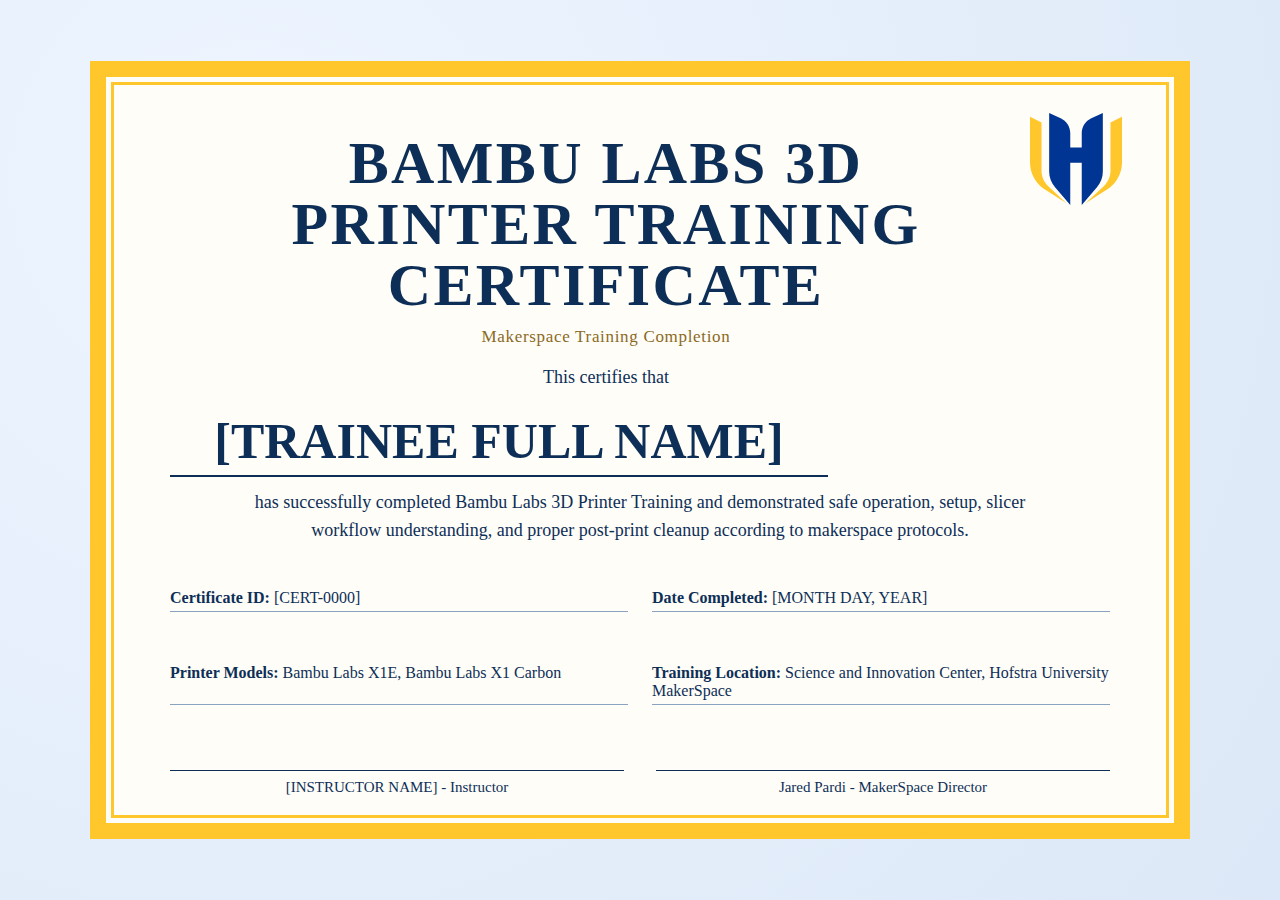
<file: bambu-labs-3d-printer-training-certificate.html>
<!DOCTYPE html>
<html lang="en">
<head>
  <meta charset="UTF-8" />
  <meta name="viewport" content="width=device-width, initial-scale=1.0" />
  <title>Bambu Labs 3D Printer Training Certificate</title>
  <style>
    :root {
      --bg: #dce8f7;
      --ink: #0d2f57;
      --accent: #1f4f8a;
      --border: #FFC72C;
      --gold: #FFC72C;
    }

    * {
      box-sizing: border-box;
    }

    body {
      margin: 0;
      min-height: 100vh;
      display: grid;
      place-items: center;
      background: radial-gradient(circle at 20% 20%, #eef5ff, var(--bg));
      font-family: "Georgia", "Times New Roman", serif;
      color: var(--ink);
      padding: 24px;
      overflow: auto;
    }

    .certificate {
      width: 1100px;
      height: 778px;
      background: #fffdf7;
      border: 16px solid var(--border);
      outline: 3px solid var(--gold);
      outline-offset: -24px;
      padding: 56px 64px;
      display: flex;
      flex-direction: column;
      justify-content: space-between;
      position: relative;
    }

    .org-logo {
      position: absolute;
      top: 36px;
      right: 52px;
      width: 92px;
      height: auto;
      object-fit: contain;
    }

    .certificate-header {
      width: calc(100% - 170px);
      margin: 0 auto;
      transform: translateX(-34px);
    }

    .certifies-line {
      margin-top: 14px;
      margin-bottom: 0;
      font-size: 18px;
    }

    .title {
      text-align: center;
      margin: 0;
      font-size: 60px;
      line-height: 1.02;
      letter-spacing: 0.04em;
      text-transform: uppercase;
      color: var(--ink);
    }

    .subtitle {
      margin-top: 10px;
      text-align: center;
      color: #8b6a1f;
      font-size: 17px;
      letter-spacing: 0.04em;
    }

    .name {
      text-align: center;
      font-size: 50px;
      line-height: 1.04;
      margin: 24px 0 12px;
      border-bottom: 2px solid var(--ink);
      display: inline-block;
      min-width: 70%;
      align-self: center;
      padding: 0 14px 8px;
    }

    .body-text {
      text-align: center;
      max-width: 820px;
      margin: 0 auto;
      line-height: 1.55;
      font-size: 18px;
    }

    .details {
      margin-top: 24px;
      display: grid;
      grid-template-columns: repeat(2, minmax(200px, 1fr));
      gap: 16px 24px;
    }

    .detail {
      border-bottom: 1px solid #8aa3c1;
      padding: 4px 0;
      font-size: 16px;
    }

    .signatures {
      margin-top: 34px;
      display: grid;
      grid-template-columns: repeat(2, minmax(220px, 1fr));
      gap: 32px;
    }

    .line {
      border-top: 1px solid var(--ink);
      padding-top: 8px;
      font-size: 15px;
      text-align: center;
    }


    @media print {
      body {
        background: #fff;
        padding: 0;
      }

      .certificate {
        width: 1100px;
        height: 778px;
        border-width: 12px;
      }
    }
  </style>
</head>
<body>
  <article class="certificate">
    <img class="org-logo" src="assets/logos/hofstra-logo-content.svg" alt="Hofstra logo" />
    <header class="certificate-header">
      <h1 class="title">Bambu Labs 3D Printer Training Certificate</h1>
      <p class="subtitle">Makerspace Training Completion</p>
      <p class="body-text certifies-line">This certifies that</p>
    </header>

    <main>
      <h2 class="name">[TRAINEE FULL NAME]</h2>
      <p class="body-text">
        has successfully completed Bambu Labs 3D Printer Training and demonstrated
        safe operation, setup, slicer workflow understanding, and proper post-print
        cleanup according to makerspace protocols.
      </p>

      <section class="details">
        <p class="detail"><strong>Certificate ID:</strong> [CERT-0000]</p>
        <p class="detail"><strong>Date Completed:</strong> [MONTH DAY, YEAR]</p>
        <p class="detail"><strong>Printer Models:</strong> Bambu Labs X1E, Bambu Labs X1 Carbon</p>
        <p class="detail"><strong>Training Location:</strong> Science and Innovation Center, Hofstra University MakerSpace</p>
      </section>
    </main>

    <footer class="signatures">
      <p class="line">[INSTRUCTOR NAME] - Instructor</p>
      <p class="line">Jared Pardi - MakerSpace Director</p>
    </footer>
  </article>
</body>
</html>
</file>
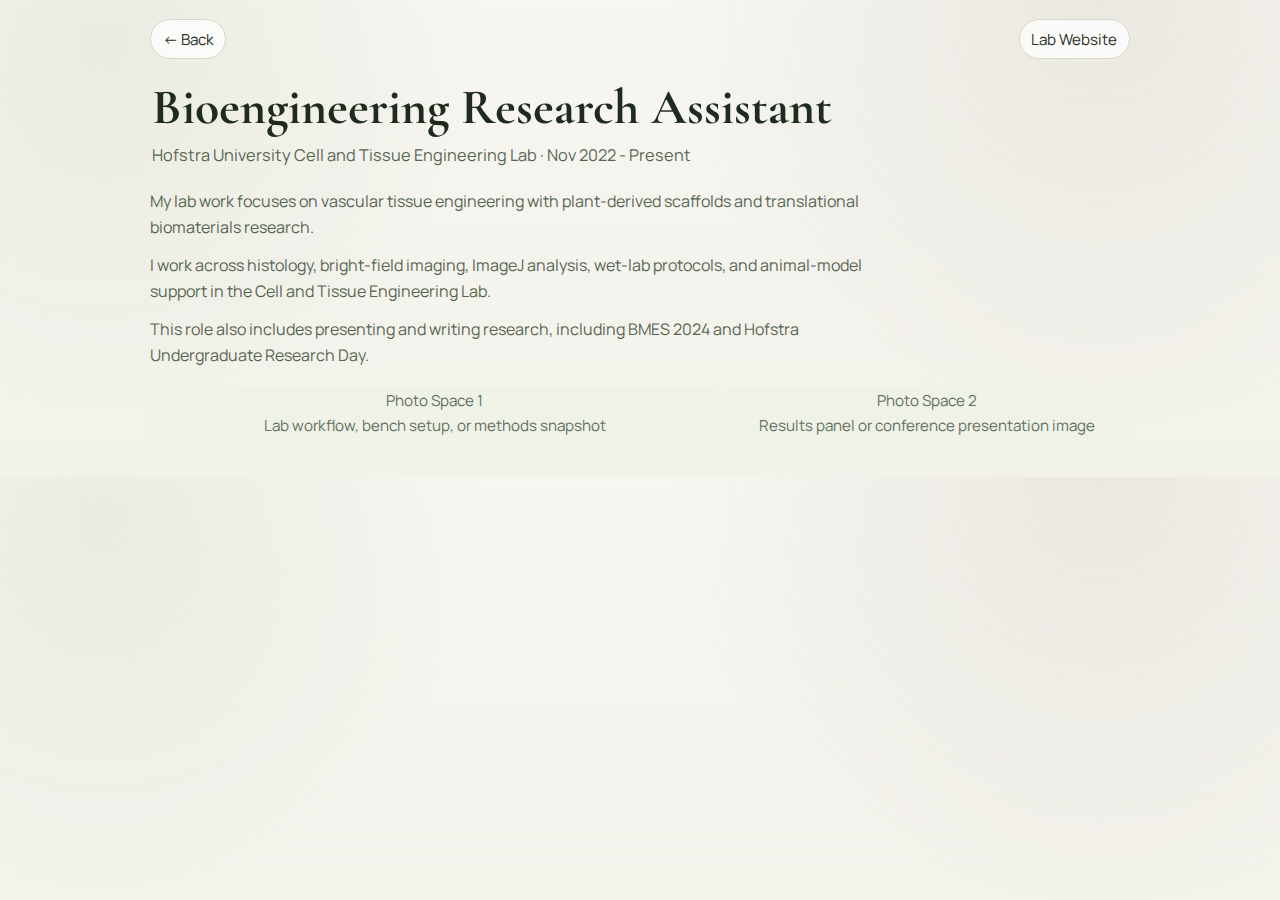
<file: experience/bioengineering-research-assistant.html>
<!doctype html>
<html lang="en">
  <head>
    <meta charset="UTF-8" />
    <meta name="viewport" content="width=device-width, initial-scale=1.0" />
    <title>Bioengineering Research Assistant</title>
    <link rel="preconnect" href="https://fonts.googleapis.com" />
    <link rel="preconnect" href="https://fonts.gstatic.com" crossorigin />
    <link
      href="https://fonts.googleapis.com/css2?family=Cormorant+Garamond:wght@500;600&family=Manrope:wght@400;500;600;700&display=swap"
      rel="stylesheet"
    />
    <link rel="stylesheet" href="experience-pages.css" />
  </head>
  <body>
    <div class="page">
      <header class="top">
        <a href="../index.html#experience" aria-label="Back to website">&larr; Back</a>
        <a href="https://sites.hofstra.edu/nicholas-merna/about-us/" target="_blank" rel="noreferrer">Lab Website</a>
      </header>

      <section class="hero">
        <h1>Bioengineering Research Assistant</h1>
        <p class="meta">Hofstra University Cell and Tissue Engineering Lab · Nov 2022 - Present</p>
      </section>

      <section class="story">
        <p>My lab work focuses on vascular tissue engineering with plant-derived scaffolds and translational biomaterials research.</p>
        <p>I work across histology, bright-field imaging, ImageJ analysis, wet-lab protocols, and animal-model support in the Cell and Tissue Engineering Lab.</p>
        <p>This role also includes presenting and writing research, including BMES 2024 and Hofstra Undergraduate Research Day.</p>
      </section>

      <section class="film-grid">
        <article class="photo-card photo-main">
          <div class="photo-slot">Photo Space 1<br />Lab workflow, bench setup, or methods snapshot</div>
        </article>
        <article class="photo-card photo-side">
          <div class="photo-slot">Photo Space 2<br />Results panel or conference presentation image</div>
        </article>
      </section>
    </div>
  </body>
</html>
</file>
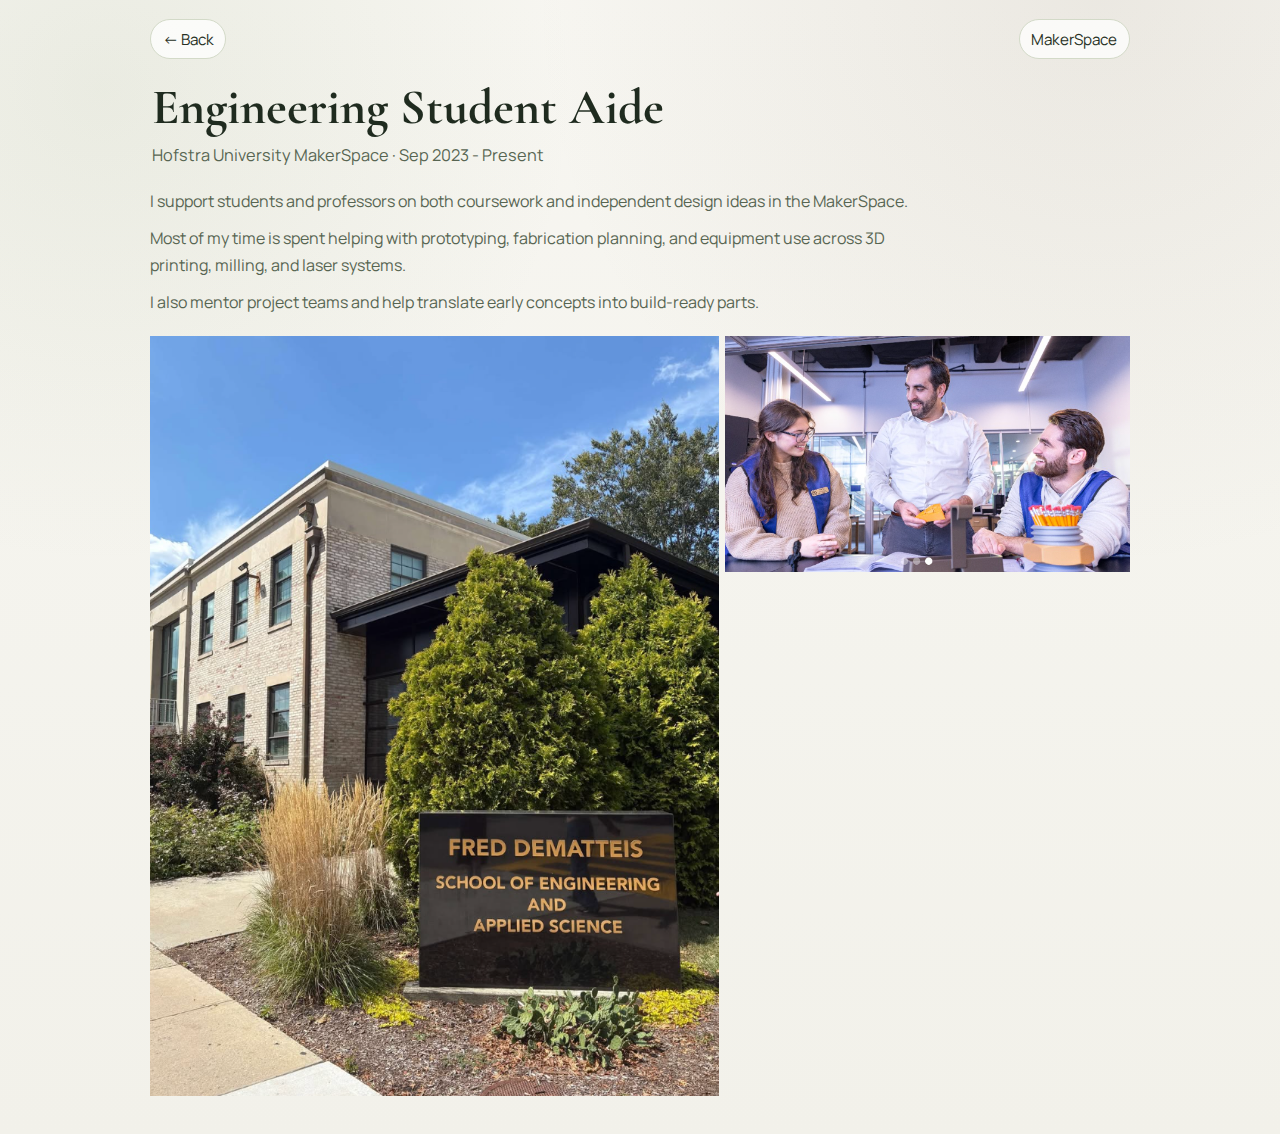
<file: experience/engineering-student-aide.html>
<!doctype html>
<html lang="en">
  <head>
    <meta charset="UTF-8" />
    <meta name="viewport" content="width=device-width, initial-scale=1.0" />
    <title>Engineering Student Aide</title>
    <link rel="preconnect" href="https://fonts.googleapis.com" />
    <link rel="preconnect" href="https://fonts.gstatic.com" crossorigin />
    <link
      href="https://fonts.googleapis.com/css2?family=Cormorant+Garamond:wght@500;600&family=Manrope:wght@400;500;600;700&display=swap"
      rel="stylesheet"
    />
    <link rel="stylesheet" href="experience-pages.css" />
  </head>
  <body>
    <div class="page">
      <header class="top">
        <a href="../index.html#experience" aria-label="Back to website">&larr; Back</a>
        <a href="https://www.hofstra.edu/maker-space/" target="_blank" rel="noreferrer">MakerSpace</a>
      </header>

      <section class="hero">
        <h1>Engineering Student Aide</h1>
        <p class="meta">Hofstra University MakerSpace · Sep 2023 - Present</p>
      </section>

      <section class="story">
        <p>I support students and professors on both coursework and independent design ideas in the MakerSpace.</p>
        <p>Most of my time is spent helping with prototyping, fabrication planning, and equipment use across 3D printing, milling, and laser systems.</p>
        <p>I also mentor project teams and help translate early concepts into build-ready parts.</p>
      </section>

      <section class="film-grid">
        <article class="photo-card photo-main">
          <div class="photo-slot">
            <img src="../Experiences/engg%20dept.png" alt="Engineering department activity photo" />
          </div>
        </article>
        <article class="photo-card photo-side">
          <div class="photo-slot">
            <img src="../Experiences/Makerspace_group.png" alt="MakerSpace group photo" />
          </div>
        </article>
      </section>
    </div>
  </body>
</html>
</file>
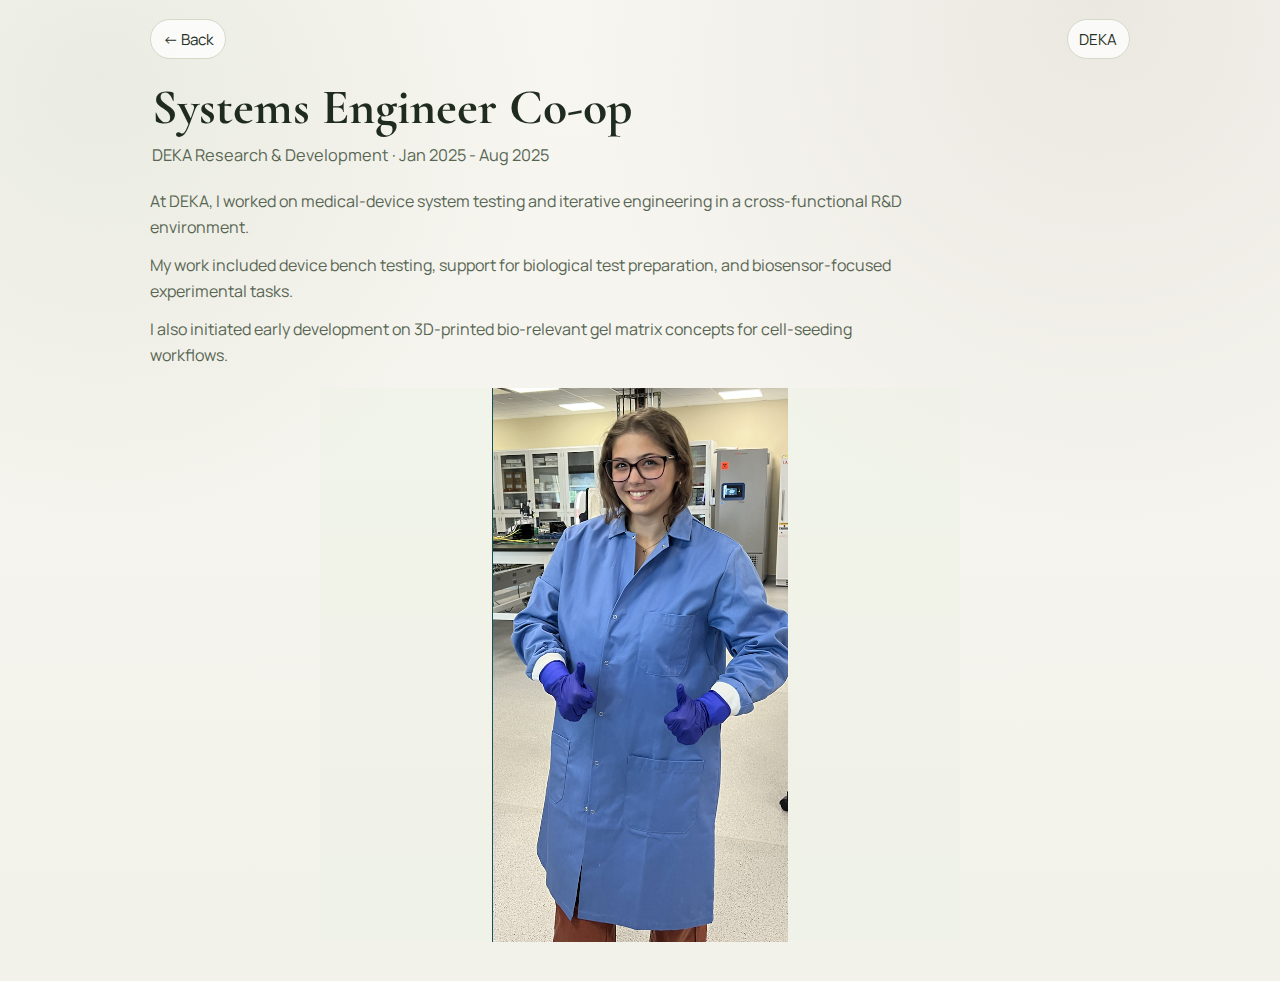
<file: experience/systems-engineer-coop.html>
<!doctype html>
<html lang="en">
  <head>
    <meta charset="UTF-8" />
    <meta name="viewport" content="width=device-width, initial-scale=1.0" />
    <title>Systems Engineer Co-op</title>
    <link rel="preconnect" href="https://fonts.googleapis.com" />
    <link rel="preconnect" href="https://fonts.gstatic.com" crossorigin />
    <link
      href="https://fonts.googleapis.com/css2?family=Cormorant+Garamond:wght@500;600&family=Manrope:wght@400;500;600;700&display=swap"
      rel="stylesheet"
    />
    <link rel="stylesheet" href="experience-pages.css" />
  </head>
  <body>
    <div class="page">
      <header class="top">
        <a href="../index.html#experience" aria-label="Back to website">&larr; Back</a>
        <a href="https://www.dekaresearch.com/" target="_blank" rel="noreferrer">DEKA</a>
      </header>

      <section class="hero">
        <h1>Systems Engineer Co-op</h1>
        <p class="meta">DEKA Research &amp; Development · Jan 2025 - Aug 2025</p>
      </section>

      <section class="story">
        <p>At DEKA, I worked on medical-device system testing and iterative engineering in a cross-functional R&amp;D environment.</p>
        <p>My work included device bench testing, support for biological test preparation, and biosensor-focused experimental tasks.</p>
        <p>I also initiated early development on 3D-printed bio-relevant gel matrix concepts for cell-seeding workflows.</p>
      </section>

      <section class="film-grid">
        <article class="photo-card photo-main photo-full">
          <div class="photo-slot">
            <img src="../Experiences/co-op_lab_image.png" alt="Co-op laboratory image" />
          </div>
        </article>
      </section>
    </div>
  </body>
</html>
</file>
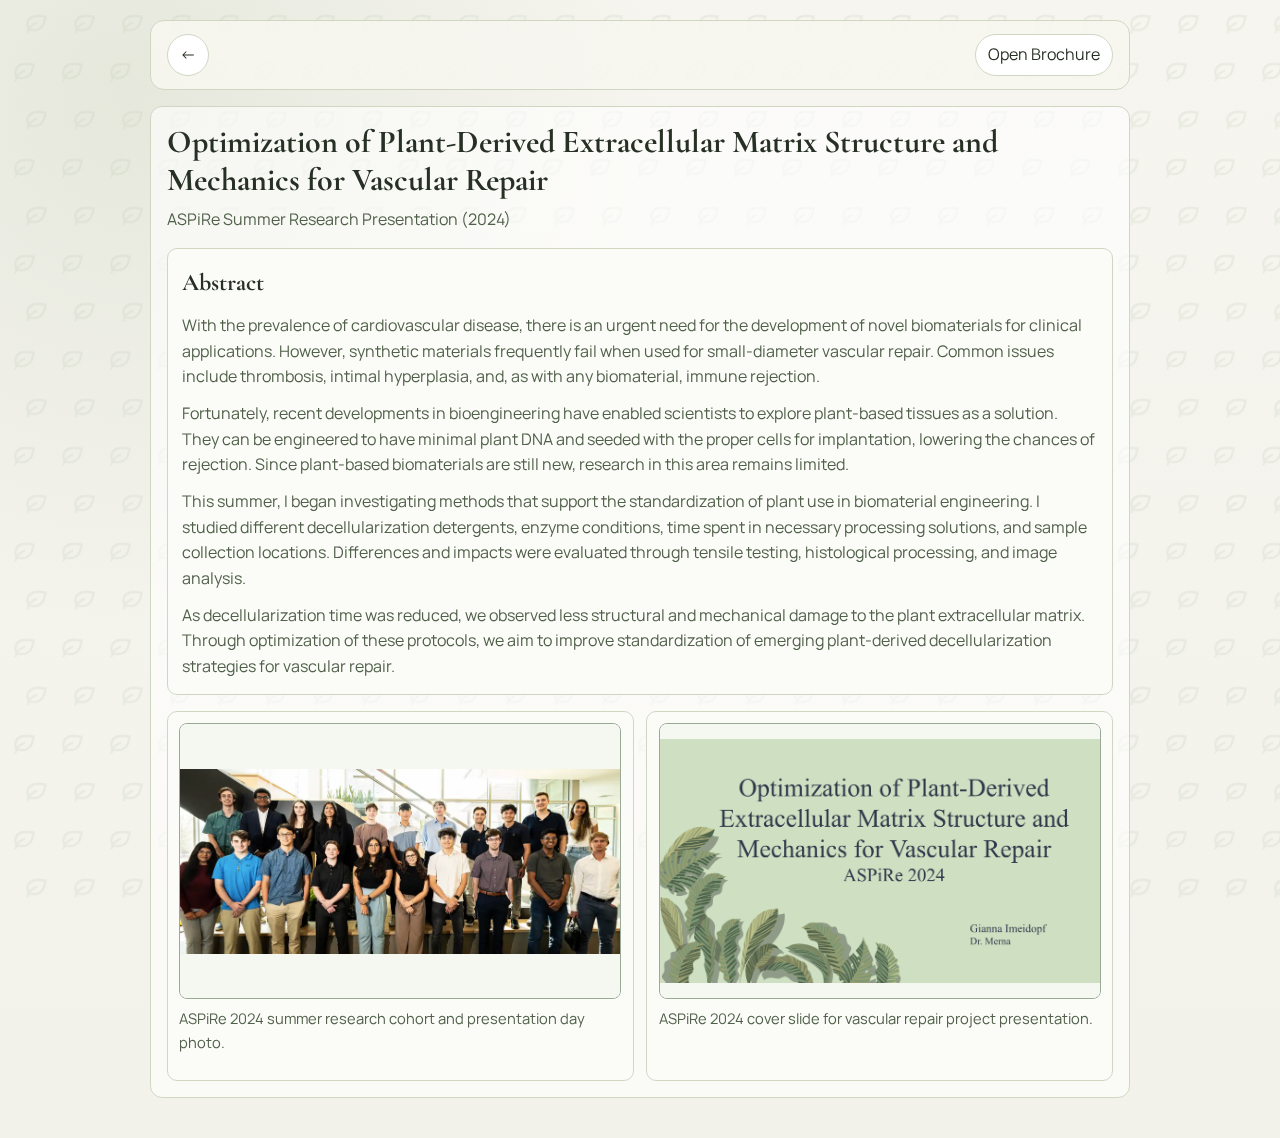
<file: publications/aspire-2024-summer-presentation.html>
<!doctype html>
<html lang="en">
  <head>
    <meta charset="UTF-8" />
    <meta name="viewport" content="width=device-width, initial-scale=1.0" />
    <title>ASPiRe 2024 Summer Research Presentation</title>
    <link rel="preconnect" href="https://fonts.googleapis.com" />
    <link rel="preconnect" href="https://fonts.gstatic.com" crossorigin />
    <link
      href="https://fonts.googleapis.com/css2?family=Cormorant+Garamond:wght@500;600&family=Manrope:wght@400;500;600;700&display=swap"
      rel="stylesheet"
    />
    <link rel="stylesheet" href="publication-pages.css" />
  </head>
  <body>
    <div class="leaf-field" aria-hidden="true"></div>
    <div class="wrap">
      <header class="top">
        <a href="../index.html#publications" aria-label="Back to website">&larr;</a>
        <a href="../2024-ASPiRe-Brochure-FINAL53.pdf" target="_blank" rel="noreferrer">Open Brochure</a>
      </header>

      <main class="paper">
        <h1>Optimization of Plant-Derived Extracellular Matrix Structure and Mechanics for Vascular Repair</h1>
        <p class="meta">ASPiRe Summer Research Presentation (2024)</p>

        <section class="abstract">
          <h2>Abstract</h2>
          <p>
            With the prevalence of cardiovascular disease, there is an urgent need for the development of novel
            biomaterials for clinical applications. However, synthetic materials frequently fail when used for
            small-diameter vascular repair. Common issues include thrombosis, intimal hyperplasia, and, as with any
            biomaterial, immune rejection.
          </p>
          <p>
            Fortunately, recent developments in bioengineering have enabled scientists to explore plant-based tissues
            as a solution. They can be engineered to have minimal plant DNA and seeded with the proper cells for
            implantation, lowering the chances of rejection. Since plant-based biomaterials are still new, research in
            this area remains limited.
          </p>
          <p>
            This summer, I began investigating methods that support the standardization of plant use in biomaterial
            engineering. I studied different decellularization detergents, enzyme conditions, time spent in necessary
            processing solutions, and sample collection locations. Differences and impacts were evaluated through
            tensile testing, histological processing, and image analysis.
          </p>
          <p>
            As decellularization time was reduced, we observed less structural and mechanical damage to the plant
            extracellular matrix. Through optimization of these protocols, we aim to improve standardization of
            emerging plant-derived decellularization strategies for vascular repair.
          </p>
        </section>

        <section class="figures">
          <article class="figure-card">
            <div class="figure-media">
              <img class="figure-image" src="../aspire_stairs_image.png" alt="ASPiRe summer research presentation stairs image" />
            </div>
            <p class="caption">ASPiRe 2024 summer research cohort and presentation day photo.</p>
          </article>
          <article class="figure-card">
            <div class="figure-media">
              <img class="figure-image" src="../aspire_coverslide.png" alt="ASPiRe summer research cover slide" />
            </div>
            <p class="caption">ASPiRe 2024 cover slide for vascular repair project presentation.</p>
          </article>
        </section>
      </main>
    </div>
    <script src="publication-motion.js"></script>
  </body>
</html>
</file>
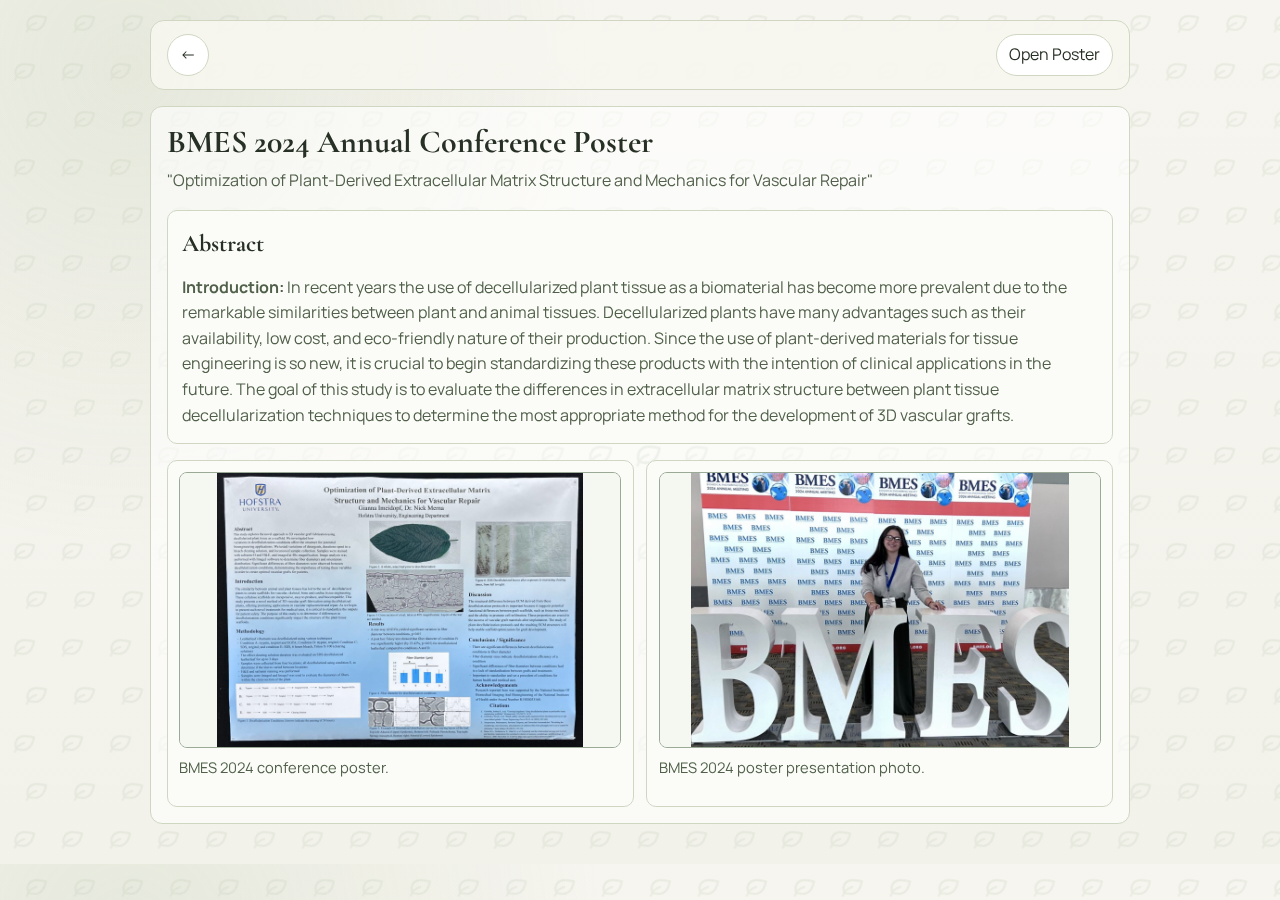
<file: publications/bmes-2024-poster.html>
<!doctype html>
<html lang="en">
  <head>
    <meta charset="UTF-8" />
    <meta name="viewport" content="width=device-width, initial-scale=1.0" />
    <title>BMES 2024 Annual Conference Poster</title>
    <link rel="preconnect" href="https://fonts.googleapis.com" />
    <link rel="preconnect" href="https://fonts.gstatic.com" crossorigin />
    <link
      href="https://fonts.googleapis.com/css2?family=Cormorant+Garamond:wght@500;600&family=Manrope:wght@400;500;600;700&display=swap"
      rel="stylesheet"
    />
    <link rel="stylesheet" href="publication-pages.css" />
  </head>
  <body>
    <div class="leaf-field" aria-hidden="true"></div>
    <div class="wrap">
      <header class="top">
        <a href="../index.html#publications" aria-label="Back to website">&larr;</a>
        <a href="https://2024bmesannual.eventscribe.net/fsPopup.asp?efp=RURZSlBUUUIyMDI3Mw&PresentationID=1504753&rnd=0.5751838&mode=presInfo" target="_blank" rel="noreferrer">Open Poster</a>
      </header>

      <main class="paper">
        <h1>BMES 2024 Annual Conference Poster</h1>
        <p class="meta">"Optimization of Plant-Derived Extracellular Matrix Structure and Mechanics for Vascular Repair"</p>

        <section class="abstract">
          <h2>Abstract</h2>
          <p>
            <strong>Introduction:</strong> In recent years the use of decellularized plant tissue as a biomaterial has
            become more prevalent due to the remarkable similarities between plant and animal tissues. Decellularized
            plants have many advantages such as their availability, low cost, and eco-friendly nature of their
            production. Since the use of plant-derived materials for tissue engineering is so new, it is crucial to
            begin standardizing these products with the intention of clinical applications in the future. The goal of
            this study is to evaluate the differences in extracellular matrix structure between plant tissue
            decellularization techniques to determine the most appropriate method for the development of 3D vascular
            grafts.
          </p>
        </section>

        <section class="figures">
          <article class="figure-card">
            <div class="figure-media">
              <img
                class="figure-image"
                src="../BMES2024Poster.png"
                alt="BMES 2024 conference poster image"
              />
            </div>
            <p class="caption">BMES 2024 conference poster.</p>
          </article>
          <article class="figure-card">
            <div class="figure-media">
              <img
                class="figure-image"
                src="../BMES2024PRESENT.png"
                alt="BMES 2024 conference presentation image"
              />
            </div>
            <p class="caption">BMES 2024 poster presentation photo.</p>
          </article>
        </section>
      </main>
    </div>
    <script src="publication-motion.js"></script>
  </body>
</html>
</file>
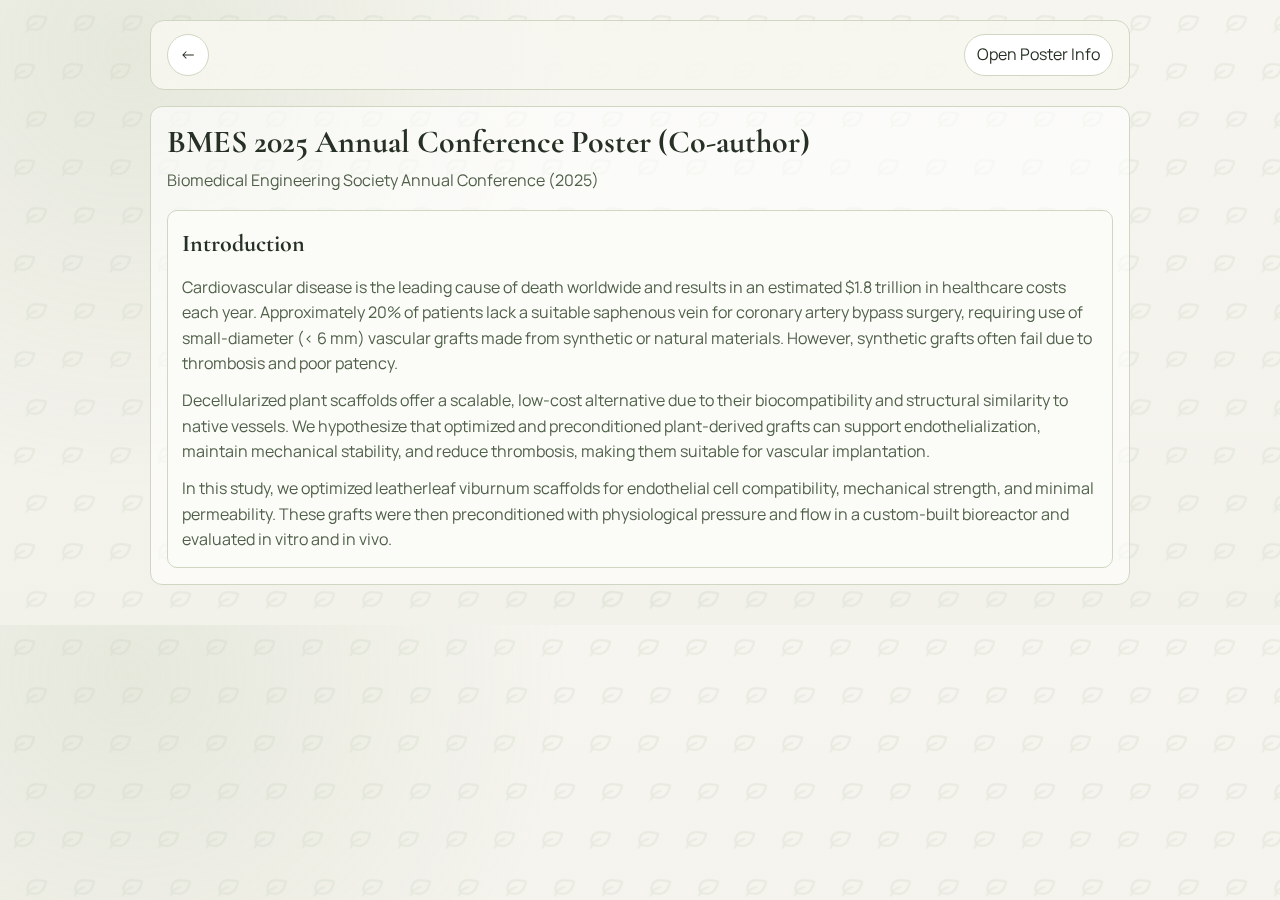
<file: publications/bmes-2025-poster.html>
<!doctype html>
<html lang="en">
  <head>
    <meta charset="UTF-8" />
    <meta name="viewport" content="width=device-width, initial-scale=1.0" />
    <title>BMES 2025 Annual Conference Poster</title>
    <link rel="preconnect" href="https://fonts.googleapis.com" />
    <link rel="preconnect" href="https://fonts.gstatic.com" crossorigin />
    <link
      href="https://fonts.googleapis.com/css2?family=Cormorant+Garamond:wght@500;600&family=Manrope:wght@400;500;600;700&display=swap"
      rel="stylesheet"
    />
    <link rel="stylesheet" href="publication-pages.css" />
  </head>
  <body>
    <div class="leaf-field" aria-hidden="true"></div>
    <div class="wrap">
      <header class="top">
        <a href="../index.html#publications" aria-label="Back to website">&larr;</a>
        <a href="https://2025bmes.eventscribe.net/searchGlobal.asp" target="_blank" rel="noreferrer">Open Poster Info</a>
      </header>

      <main class="paper">
        <h1>BMES 2025 Annual Conference Poster (Co-author)</h1>
        <p class="meta">Biomedical Engineering Society Annual Conference (2025)</p>

        <section class="abstract">
          <h2>Introduction</h2>
          <p>
            Cardiovascular disease is the leading cause of death worldwide and results in an estimated $1.8 trillion
            in healthcare costs each year. Approximately 20% of patients lack a suitable saphenous vein for coronary
            artery bypass surgery, requiring use of small-diameter (&lt; 6 mm) vascular grafts made from synthetic or
            natural materials. However, synthetic grafts often fail due to thrombosis and poor patency.
          </p>
          <p>
            Decellularized plant scaffolds offer a scalable, low-cost alternative due to their biocompatibility and
            structural similarity to native vessels. We hypothesize that optimized and preconditioned plant-derived
            grafts can support endothelialization, maintain mechanical stability, and reduce thrombosis, making them
            suitable for vascular implantation.
          </p>
          <p>
            In this study, we optimized leatherleaf viburnum scaffolds for endothelial cell compatibility, mechanical
            strength, and minimal permeability. These grafts were then preconditioned with physiological pressure and
            flow in a custom-built bioreactor and evaluated in vitro and in vivo.
          </p>
        </section>

      </main>
    </div>
    <script src="publication-motion.js"></script>
  </body>
</html>
</file>
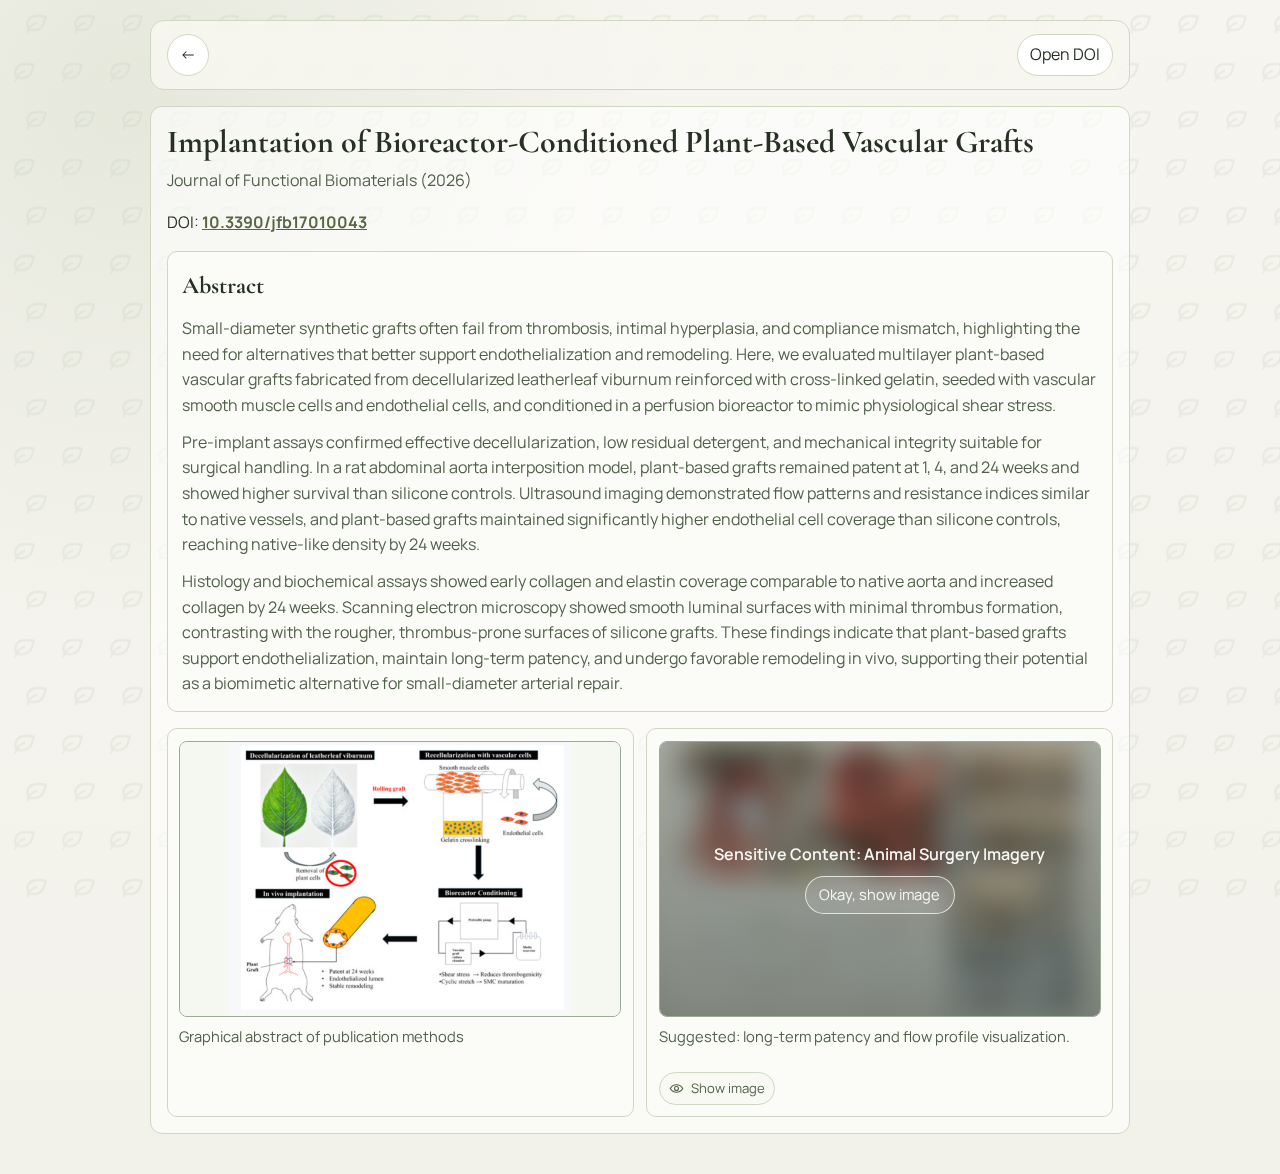
<file: publications/implantation-bioreactor-conditioned.html>
<!doctype html>
<html lang="en">
  <head>
    <meta charset="UTF-8" />
    <meta name="viewport" content="width=device-width, initial-scale=1.0" />
    <title>Implantation of Bioreactor-Conditioned Plant-Based Vascular Grafts</title>
    <link rel="preconnect" href="https://fonts.googleapis.com" />
    <link rel="preconnect" href="https://fonts.gstatic.com" crossorigin />
    <link
      href="https://fonts.googleapis.com/css2?family=Cormorant+Garamond:wght@500;600&family=Manrope:wght@400;500;600;700&display=swap"
      rel="stylesheet"
    />
    <link rel="stylesheet" href="publication-pages.css" />
  </head>
  <body>
    <div class="leaf-field" aria-hidden="true"></div>
    <div class="wrap">
      <header class="top">
        <a href="../index.html#publications" aria-label="Back to website">&larr;</a>
        <a href="https://doi.org/10.3390/jfb17010043" target="_blank" rel="noreferrer">Open DOI</a>
      </header>

      <main class="paper">
        <h1>Implantation of Bioreactor-Conditioned Plant-Based Vascular Grafts</h1>
        <p class="meta">Journal of Functional Biomaterials (2026)</p>

        <p class="doi">
          DOI:
          <a href="https://doi.org/10.3390/jfb17010043" target="_blank" rel="noreferrer">10.3390/jfb17010043</a>
        </p>

        <section class="abstract">
          <h2>Abstract</h2>
          <p>
            Small-diameter synthetic grafts often fail from thrombosis, intimal hyperplasia, and compliance mismatch,
            highlighting the need for alternatives that better support endothelialization and remodeling. Here, we
            evaluated multilayer plant-based vascular grafts fabricated from decellularized leatherleaf viburnum
            reinforced with cross-linked gelatin, seeded with vascular smooth muscle cells and endothelial cells, and
            conditioned in a perfusion bioreactor to mimic physiological shear stress.
          </p>
          <p>
            Pre-implant assays confirmed effective decellularization, low residual detergent, and mechanical integrity
            suitable for surgical handling. In a rat abdominal aorta interposition model, plant-based grafts remained
            patent at 1, 4, and 24 weeks and showed higher survival than silicone controls. Ultrasound imaging
            demonstrated flow patterns and resistance indices similar to native vessels, and plant-based grafts
            maintained significantly higher endothelial cell coverage than silicone controls, reaching native-like
            density by 24 weeks.
          </p>
          <p>
            Histology and biochemical assays showed early collagen and elastin coverage comparable to native aorta and
            increased collagen by 24 weeks. Scanning electron microscopy showed smooth luminal surfaces with minimal
            thrombus formation, contrasting with the rougher, thrombus-prone surfaces of silicone grafts. These
            findings indicate that plant-based grafts support endothelialization, maintain long-term patency, and
            undergo favorable remodeling in vivo, supporting their potential as a biomimetic alternative for
            small-diameter arterial repair.
          </p>
        </section>

        <section class="figures">
          <article class="figure-card">
            <div class="figure-media">
              <img
                class="figure-image"
                src="../Publication2_graphabst.png"
                alt="Implantation publication figure showing graphical abstract and analysis panel"
              />
            </div>
            <p class="caption">Graphical abstract of publication methods</p>
          </article>
          <article class="figure-card">
            <div class="figure-media sensitive-media" data-sensitive-key="implantation-surgery">
              <img
                class="figure-image"
                src="../Publication2_implant.png"
                alt="Implantation publication figure showing vascular graft implantation results"
              />
              <div class="sensitive-overlay">
                <p>Sensitive Content: Animal Surgery Imagery</p>
                <button type="button" class="sensitive-ok">Okay, show image</button>
              </div>
            </div>
            <p class="caption">Suggested: long-term patency and flow profile visualization.</p>
            <button type="button" class="sensitive-toggle" aria-label="Toggle sensitive image visibility">
              <svg viewBox="0 0 24 24" role="presentation" aria-hidden="true">
                <path d="M2 12c2.2-3.8 5.8-6 10-6s7.8 2.2 10 6c-2.2 3.8-5.8 6-10 6s-7.8-2.2-10-6Z"></path>
                <circle cx="12" cy="12" r="3.2"></circle>
              </svg>
              <span>Hide image</span>
            </button>
          </article>
        </section>
      </main>
    </div>
    <script src="publication-motion.js"></script>
    <script>
      (() => {
        const blocks = document.querySelectorAll(".sensitive-media");
        blocks.forEach((block) => {
          const key = block.dataset.sensitiveKey || "sensitive-content";
          const storageKey = `accepted-${key}`;
          const button = block.querySelector(".sensitive-ok");
          const card = block.closest(".figure-card");
          const toggle = card ? card.querySelector(".sensitive-toggle") : null;
          const toggleText = toggle ? toggle.querySelector("span") : null;

          const setRevealed = (isRevealed) => {
            block.classList.toggle("revealed", isRevealed);
            if (toggleText) {
              toggleText.textContent = isRevealed ? "Hide image" : "Show image";
            }
            if (toggle) {
              toggle.setAttribute("aria-pressed", isRevealed ? "true" : "false");
            }
          };

          if (window.sessionStorage.getItem(storageKey) === "true") {
            setRevealed(true);
          } else {
            setRevealed(false);
          }

          if (button) {
            button.addEventListener("click", () => {
              window.sessionStorage.setItem(storageKey, "true");
              setRevealed(true);
            });
          }

          if (toggle) {
            toggle.addEventListener("click", () => {
              const isRevealed = block.classList.contains("revealed");
              if (isRevealed) {
                window.sessionStorage.removeItem(storageKey);
                setRevealed(false);
              } else {
                window.sessionStorage.setItem(storageKey, "true");
                setRevealed(true);
              }
            });
          }
        });
      })();
    </script>
  </body>
</html>
</file>
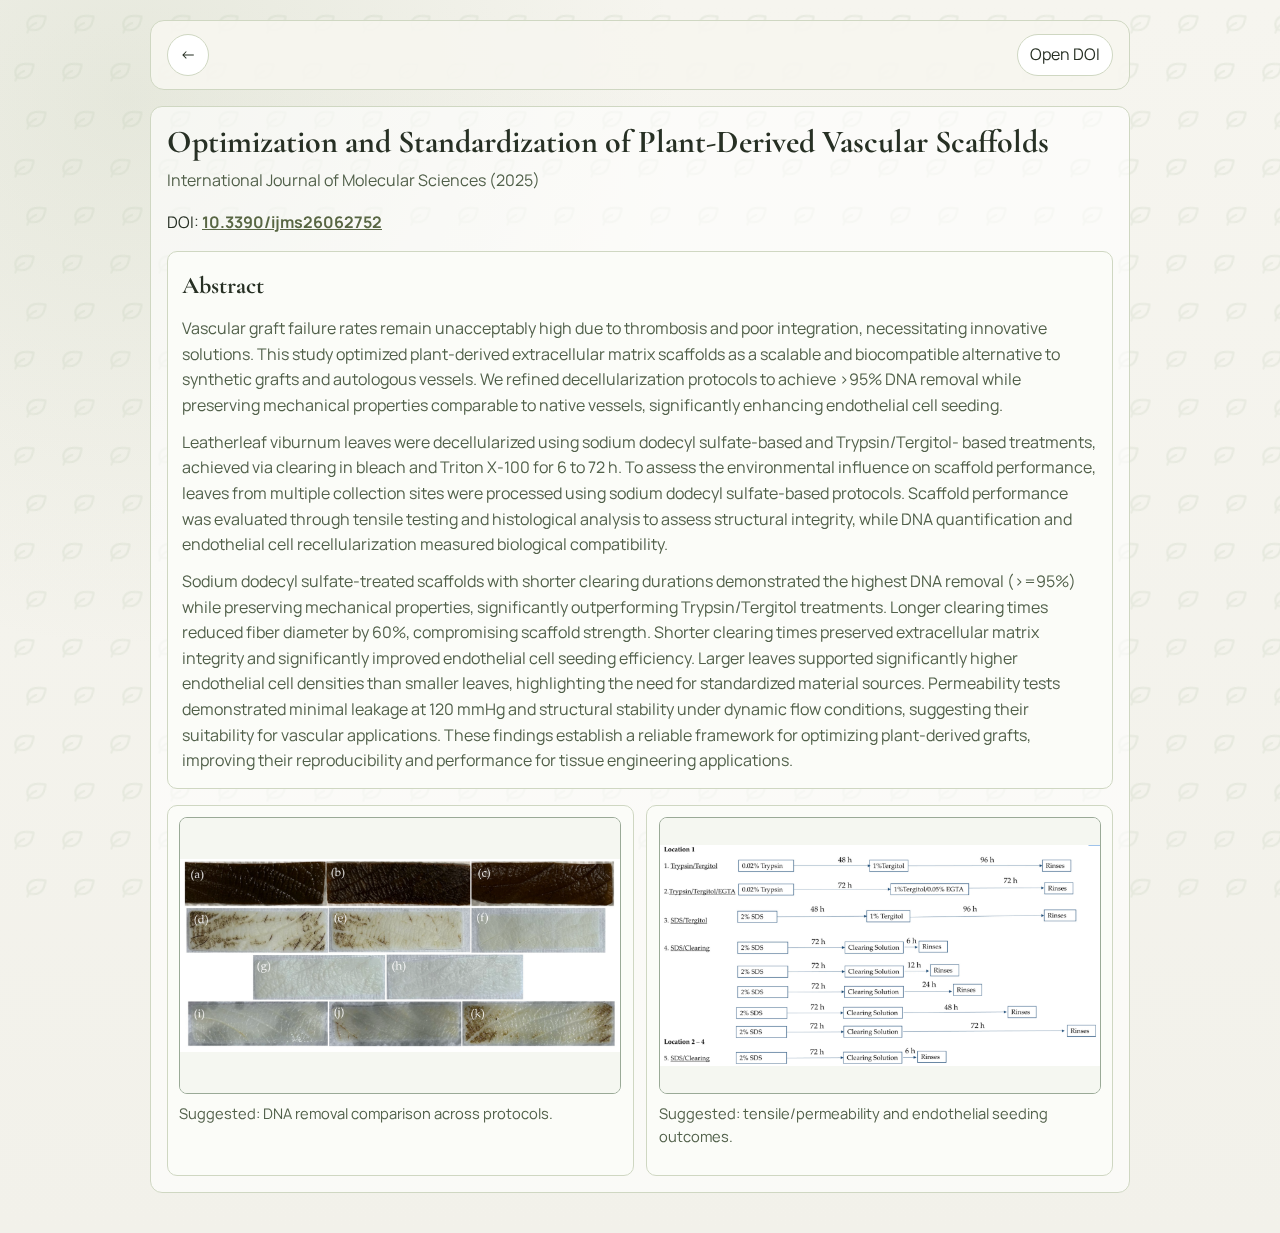
<file: publications/optimization-standardization-plant-derived.html>
<!doctype html>
<html lang="en">
  <head>
    <meta charset="UTF-8" />
    <meta name="viewport" content="width=device-width, initial-scale=1.0" />
    <title>Optimization and Standardization of Plant-Derived Vascular Scaffolds</title>
    <link rel="preconnect" href="https://fonts.googleapis.com" />
    <link rel="preconnect" href="https://fonts.gstatic.com" crossorigin />
    <link
      href="https://fonts.googleapis.com/css2?family=Cormorant+Garamond:wght@500;600&family=Manrope:wght@400;500;600;700&display=swap"
      rel="stylesheet"
    />
    <link rel="stylesheet" href="publication-pages.css" />
  </head>
  <body>
    <div class="leaf-field" aria-hidden="true"></div>
    <div class="wrap">
      <header class="top">
        <a href="../index.html#publications" aria-label="Back to website">&larr;</a>
        <a href="https://doi.org/10.3390/ijms26062752" target="_blank" rel="noreferrer">Open DOI</a>
      </header>

      <main class="paper">
        <h1>Optimization and Standardization of Plant-Derived Vascular Scaffolds</h1>
        <p class="meta">International Journal of Molecular Sciences (2025)</p>

        <p class="doi">
          DOI:
          <a href="https://doi.org/10.3390/ijms26062752" target="_blank" rel="noreferrer">10.3390/ijms26062752</a>
        </p>

        <section class="abstract">
          <h2>Abstract</h2>
          <p>
            Vascular graft failure rates remain unacceptably high due to thrombosis and poor integration, necessitating
            innovative solutions. This study optimized plant-derived extracellular matrix scaffolds as a scalable and
            biocompatible alternative to synthetic grafts and autologous vessels. We refined decellularization
            protocols to achieve >95% DNA removal while preserving mechanical properties comparable to native vessels,
            significantly enhancing endothelial cell seeding.
          </p>
          <p>
            Leatherleaf viburnum leaves were decellularized using sodium dodecyl sulfate-based and Trypsin/Tergitol-
            based treatments, achieved via clearing in bleach and Triton X-100 for 6 to 72 h. To assess the
            environmental influence on scaffold performance, leaves from multiple collection sites were processed using
            sodium dodecyl sulfate-based protocols. Scaffold performance was evaluated through tensile testing and
            histological analysis to assess structural integrity, while DNA quantification and endothelial cell
            recellularization measured biological compatibility.
          </p>
          <p>
            Sodium dodecyl sulfate-treated scaffolds with shorter clearing durations demonstrated the highest DNA
            removal (>=95%) while preserving mechanical properties, significantly outperforming Trypsin/Tergitol
            treatments. Longer clearing times reduced fiber diameter by 60%, compromising scaffold strength. Shorter
            clearing times preserved extracellular matrix integrity and significantly improved endothelial cell seeding
            efficiency. Larger leaves supported significantly higher endothelial cell densities than smaller leaves,
            highlighting the need for standardized material sources. Permeability tests demonstrated minimal leakage at
            120 mmHg and structural stability under dynamic flow conditions, suggesting their suitability for vascular
            applications. These findings establish a reliable framework for optimizing plant-derived grafts, improving
            their reproducibility and performance for tissue engineering applications.
          </p>
        </section>

        <section class="figures">
          <article class="figure-card">
            <div class="figure-media">
              <img
                class="figure-image"
                src="../decellresults.png"
                alt="Decellularization results figure from optimization publication"
              />
            </div>
            <p class="caption">Suggested: DNA removal comparison across protocols.</p>
          </article>
          <article class="figure-card">
            <div class="figure-media">
              <img
                class="figure-image"
                src="../DecellPatterns.png"
                alt="Decellularization patterns figure from optimization publication"
              />
            </div>
            <p class="caption">Suggested: tensile/permeability and endothelial seeding outcomes.</p>
          </article>
        </section>
      </main>
    </div>
    <script src="publication-motion.js"></script>
  </body>
</html>
</file>
<file: experience/experience-pages.css>
:root {
  --paper: #f7f6f1;
  --ink: #273024;
  --muted: #576552;
  --olive: #5c6a48;
  --line: #d3dac8;
  --card: #fbfcf8;
}

* {
  box-sizing: border-box;
}

html,
body {
  margin: 0;
  padding: 0;
}

body {
  font-family: "Manrope", sans-serif;
  color: var(--ink);
  background:
    radial-gradient(circle at 8% 8%, rgba(157, 173, 135, 0.14), transparent 30%),
    radial-gradient(circle at 86% 0%, rgba(130, 111, 91, 0.1), transparent 36%),
    linear-gradient(180deg, var(--paper), #f2f1ea);
  line-height: 1.65;
}

.page {
  width: min(980px, calc(100% - 2rem));
  margin: 1.2rem auto 2.4rem;
}

.top {
  display: flex;
  align-items: center;
  justify-content: space-between;
  gap: 0.7rem;
  margin-bottom: 1rem;
}

.top a {
  color: var(--ink);
  text-decoration: none;
  border: 1px solid var(--line);
  border-radius: 999px;
  background: rgba(255, 255, 255, 0.75);
  padding: 0.4rem 0.72rem;
  font-size: 0.95rem;
}

.top a:hover,
.top a:focus-visible {
  background: #eef2e5;
}

.hero {
  padding: 0.35rem 0.1rem 0.2rem;
}

h1 {
  margin: 0;
  font-family: "Cormorant Garamond", serif;
  font-size: clamp(2rem, 4vw, 3.1rem);
  line-height: 1.05;
  color: #1f2b1f;
}

.meta {
  margin: 0.55rem 0 0;
  color: var(--muted);
  font-size: 1.02rem;
}

.story {
  margin-top: 1rem;
  max-width: 76ch;
}

.story p {
  margin: 0.7rem 0 0;
  color: var(--muted);
}

.film-grid {
  margin-top: 1.25rem;
  display: grid;
  grid-template-columns: repeat(12, minmax(0, 1fr));
  gap: 0.35rem;
}

.photo-card {
  background: transparent;
  border: 0;
  border-radius: 0;
  padding: 0;
  box-shadow: none;
}

.photo-main {
  grid-column: span 7;
}

.photo-side {
  grid-column: span 5;
  margin-top: 0;
}

.photo-full {
  grid-column: 1 / -1;
  width: min(100%, 640px);
  justify-self: center;
}

.photo-full .photo-slot img {
  width: auto;
  max-width: 100%;
  max-height: 620px;
}

.photo-slot {
  border: 0;
  border-radius: 0;
  background: rgba(237, 242, 229, 0.42);
  display: flex;
  align-items: flex-start;
  justify-content: center;
  text-align: center;
  color: #617060;
  padding: 0;
  font-size: 0.95rem;
  min-height: 0;
  overflow: hidden;
}

.photo-slot img {
  width: 100%;
  height: auto;
  max-width: 100%;
  display: block;
  border-radius: 0;
}

.photo-slot img.feed-logo {
  width: 76%;
  max-height: 220px;
  margin: 0 auto;
  object-fit: contain;
}

@media (max-width: 860px) {
  .film-grid {
    grid-template-columns: 1fr;
  }

  .photo-main,
  .photo-side {
    grid-column: auto;
    margin-top: 0;
  }

  .photo-side .photo-slot,
  .photo-main .photo-slot {
    aspect-ratio: 4 / 3;
  }
}
</file>
<file: publications/publication-pages.css>
:root {
  --paper: #f6f5ef;
  --sage-50: #eef1e8;
  --line: #cfd7c2;
  --olive: #586643;
  --ink: #273024;
  --muted: #51604a;
}

* {
  box-sizing: border-box;
}

html,
body {
  margin: 0;
  padding: 0;
}

body {
  font-family: "Manrope", sans-serif;
  color: var(--ink);
  background:
    radial-gradient(circle at 10% 8%, rgba(157, 173, 135, 0.18), transparent 34%),
    linear-gradient(180deg, var(--paper), #f2f1ea);
  line-height: 1.6;
}

.leaf-field {
  position: fixed;
  inset: 0;
  z-index: 0;
  pointer-events: none;
  overflow: hidden;
}

.leaf-cell {
  position: absolute;
  width: 26px;
  height: 26px;
  transform: translate(-50%, -50%);
  opacity: 0.2;
  will-change: transform, opacity;
}

.leaf-cell svg {
  width: 100%;
  height: 100%;
  display: block;
}

.leaf-outline {
  fill: none;
  stroke: currentColor;
  stroke-width: 2.05;
  stroke-linecap: round;
  stroke-linejoin: round;
}

.leaf-vein {
  fill: none;
  stroke: currentColor;
  stroke-width: 2.05;
  stroke-linecap: round;
  stroke-linejoin: round;
  opacity: 0.9;
}

.wrap {
  position: relative;
  z-index: 1;
  width: min(980px, calc(100% - 2rem));
  margin: 1.25rem auto 2.5rem;
}

.top {
  display: flex;
  justify-content: space-between;
  gap: 0.8rem;
  align-items: center;
  border: 1px solid var(--line);
  border-radius: 14px;
  padding: 0.8rem 1rem;
  background: rgba(246, 245, 239, 0.92);
}

.top a {
  text-decoration: none;
  color: var(--ink);
  border: 1px solid var(--line);
  border-radius: 999px;
  padding: 0.45rem 0.75rem;
  background: #fff;
}

.paper {
  margin-top: 1rem;
  border: 1px solid var(--line);
  border-radius: 12px;
  padding: 1rem;
  background: rgba(255, 255, 255, 0.62);
}

h1,
h2 {
  margin: 0;
  font-family: "Cormorant Garamond", serif;
}

h1 {
  line-height: 1.2;
}

.meta {
  color: var(--muted);
  margin-top: 0.45rem;
}

.doi {
  margin-top: 0.8rem;
}

.doi a {
  color: var(--olive);
  font-weight: 700;
}

.abstract {
  margin-top: 1rem;
  border: 1px solid var(--line);
  border-radius: 10px;
  background: #fbfcf8;
  padding: 0.9rem;
}

.abstract p {
  margin: 0.7rem 0 0;
  color: var(--muted);
}

.figures {
  margin-top: 1rem;
  display: grid;
  grid-template-columns: repeat(2, minmax(0, 1fr));
  gap: 0.8rem;
}

.figure-card {
  border: 1px solid var(--line);
  border-radius: 10px;
  padding: 0.7rem;
  background: #fbfcf8;
}

.figure-card.single-figure {
  grid-column: 1 / -1;
}

.figure-media {
  position: relative;
  border-radius: 8px;
  border: 1px solid #9aaa97;
  background: #edf2e4;
  overflow: hidden;
  aspect-ratio: 16 / 10;
}

.figure-placeholder {
  border: 1px dashed #9aaa97;
  border-radius: 8px;
  min-height: 140px;
  background: linear-gradient(135deg, #f5f7f1, #edf2e4);
  display: grid;
  place-items: center;
  text-align: center;
  color: #657460;
  font-size: 0.9rem;
  padding: 0.7rem;
}

.figure-image {
  display: block;
  width: 100%;
  height: 100%;
  object-fit: contain;
  object-position: center;
  background: #f5f7f1;
  cursor: zoom-in;
  transition: transform 180ms ease;
}

.sensitive-media .figure-image {
  filter: blur(14px) saturate(0.72);
  transform: scale(1.03);
  transition: filter 240ms ease, transform 240ms ease;
}

.sensitive-overlay {
  position: absolute;
  inset: 0;
  background: linear-gradient(180deg, rgba(39, 48, 36, 0.38), rgba(39, 48, 36, 0.58));
  color: #f7f8f3;
  display: grid;
  place-content: center;
  gap: 0.65rem;
  text-align: center;
  padding: 0.9rem;
  transition: opacity 220ms ease, visibility 220ms ease;
}

.sensitive-overlay p {
  margin: 0;
  font-weight: 600;
  line-height: 1.35;
}

.sensitive-ok {
  justify-self: center;
  border: 1px solid rgba(247, 248, 243, 0.78);
  border-radius: 999px;
  background: rgba(247, 248, 243, 0.12);
  color: #f7f8f3;
  padding: 0.4rem 0.85rem;
  font: inherit;
  font-size: 0.92rem;
  cursor: pointer;
}

.sensitive-ok:hover {
  background: rgba(247, 248, 243, 0.2);
}

.sensitive-media.revealed .figure-image {
  filter: none;
  transform: none;
}

.sensitive-media.revealed .sensitive-overlay {
  opacity: 0;
  visibility: hidden;
  pointer-events: none;
}

.sensitive-toggle {
  margin-top: 0.55rem;
  display: inline-flex;
  align-items: center;
  gap: 0.38rem;
  border: 1px solid var(--line);
  border-radius: 999px;
  background: #f7f9f2;
  color: var(--muted);
  padding: 0.3rem 0.62rem;
  font: inherit;
  font-size: 0.82rem;
  cursor: pointer;
}

.sensitive-toggle:hover {
  background: #eef2e6;
}

.sensitive-toggle svg {
  width: 15px;
  height: 15px;
  fill: none;
  stroke: currentColor;
  stroke-width: 1.8;
  stroke-linecap: round;
  stroke-linejoin: round;
}

.image-viewer {
  position: fixed;
  inset: 0;
  z-index: 40;
  background: rgba(21, 27, 19, 0.72);
  backdrop-filter: blur(2px);
  display: grid;
  place-items: center;
  padding: 1rem;
  opacity: 0;
  visibility: hidden;
  transition: opacity 180ms ease, visibility 180ms ease;
}

.image-viewer.is-open {
  opacity: 1;
  visibility: visible;
}

.image-viewer img {
  width: min(1120px, 96vw);
  max-height: 92vh;
  border-radius: 10px;
  border: 1px solid #9aaa97;
  background: #f5f7f1;
  box-shadow: 0 16px 40px rgba(17, 22, 15, 0.3);
  object-fit: contain;
}

.image-viewer-close {
  position: absolute;
  top: 14px;
  right: 14px;
  border: 1px solid rgba(247, 248, 243, 0.75);
  border-radius: 999px;
  background: rgba(247, 248, 243, 0.14);
  color: #f7f8f3;
  padding: 0.35rem 0.78rem;
  font: inherit;
  font-size: 0.92rem;
  cursor: pointer;
}

.image-viewer-close:hover {
  background: rgba(247, 248, 243, 0.24);
}

.caption {
  margin-top: 0.5rem;
  color: var(--muted);
  font-size: 0.92rem;
}

.no-ligature {
  font-variant-ligatures: none;
  font-feature-settings: "liga" 0, "calt" 0;
}

@media (max-width: 760px) {
  .leaf-cell {
    width: 22px;
    height: 22px;
  }

  .figures {
    grid-template-columns: 1fr;
  }
}
</file>
